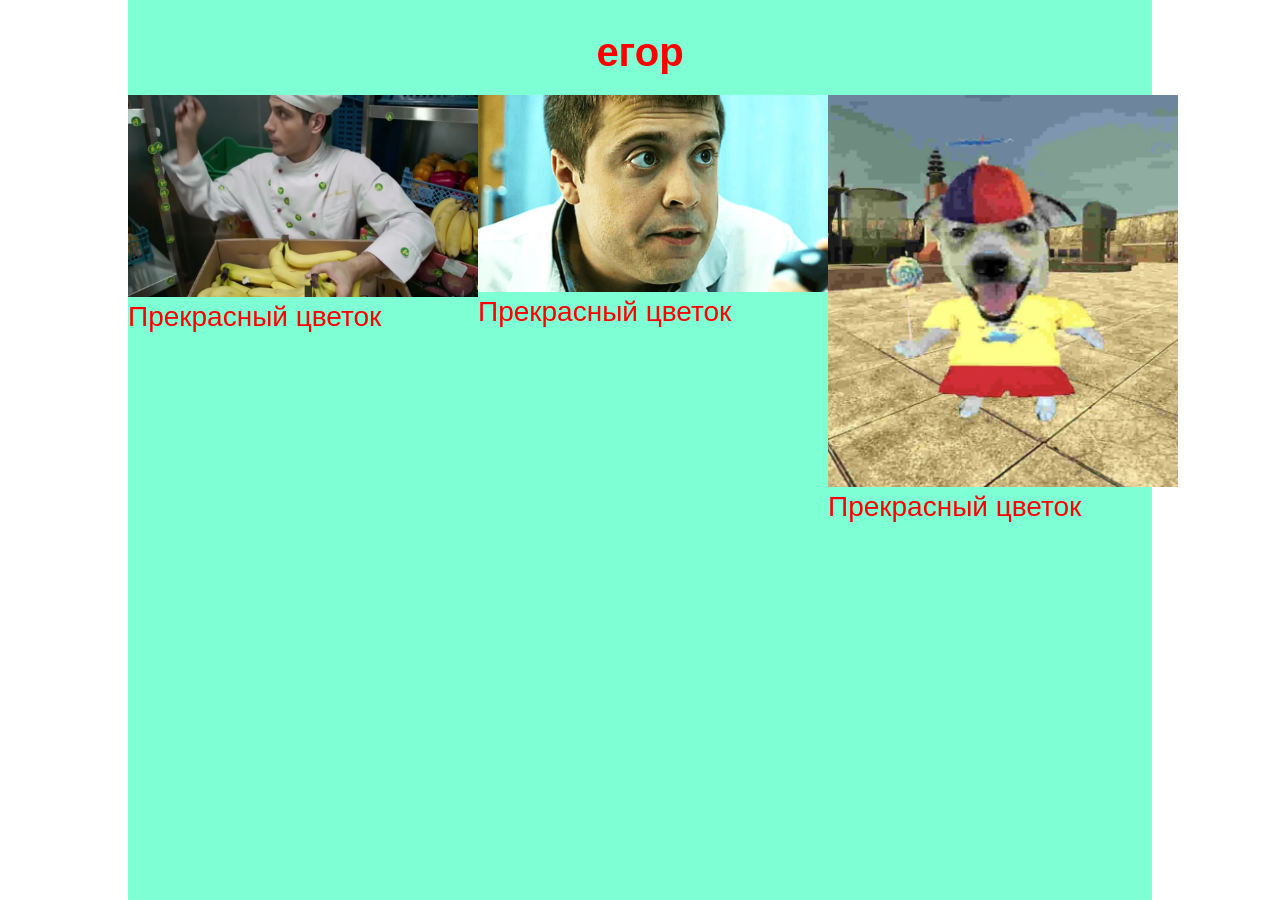
<file: galereya/index.html>
<!DOCTYPE html>
<html lang="en">
<head>
    <meta charset="UTF-8">
    
    <link rel="stylesheet" href="css/style.css">
    <meta name="viewport" content="width=device-width, initial-scale=1.0">
    <title>Document</title>
</head>
<body>
    <div class="container">
        <h1 class="caption">егор</h1>
        <div class="gallery">
            <div class="gallery__item">
                <img src="img/280327-kuhnya-4052087260.png"/>
                <p class="gallery__item__txt">Прекрасный цветок</p>
            </div>
            <div class="gallery__item">
                <img src="img/619324894581-1711609033.jpg"/>
                <p class="gallery__item__txt">Прекрасный цветок</p>
            </div>
            <div class="gallery__item">
                <img src="img/cf8-3291423190.png"/>
                <p class="gallery__item__txt">Прекрасный цветок</p>
            </div>
        </div>
    </div>
</body>
</html>
</file>
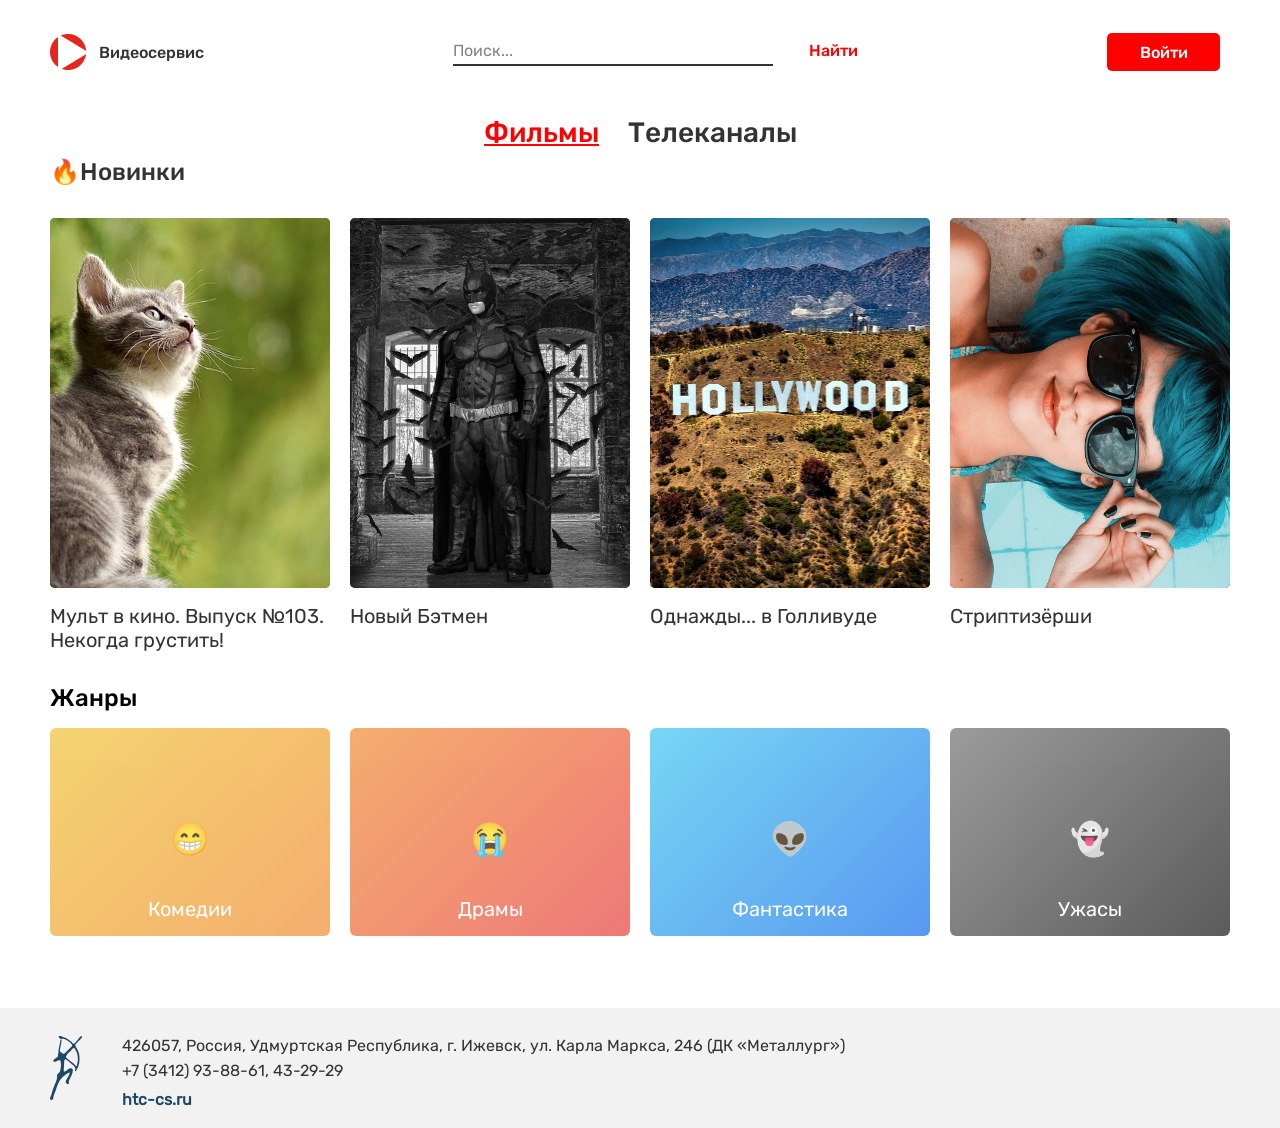
<file: lr5/index.html>
<!DOCTYPE html>
<html lang="en">
<head>
    <meta charset="UTF-8">
    <meta name="viewport" content="width=device-width, initial-scale=1.0">
    <title>Document</title>
    <link rel="stylesheet" href="css/style.css">
    <link rel="stylesheet" href="css/modal.css">
</head>
<body>
<div class="container">
    <header class="header">
    <div class="header__logo">
        <img src="img/sign.png" alt="logo">
        <p class="header__logo-name">Видеосервис</p>
    </div>
    <form class="header__search">
        <input class="header__search-txt" placeholder="Поиск..." type="text">
        <input type="button" class="search-button" value="Найти">
    </form>
    <nav class="header__login">
        <input type="button" class="login-button" popovertarget="modal" value="Войти">
    </nav>
</header>
    <main>
        <div class="type-choose">
            <a href="index.html" class="type-choose__ref type-choose__current">Фильмы</a>
            <a href="channels.html" class="type-choose__ref">Телеканалы</a>
        </div>
            <p class="news__title">🔥Новинки</p>
        <div class="news">
        <div>
            <img src="img/cat.svg" alt="cat picture" class="news__img">
            <p class="news__desc">Lorem ipsum dolor sit amet consectetur adipisicing elit.</p>
            <p class="news__txt">Мульт в кино. Выпуск №103. Некогда грустить!</p>
        </div>
        <div>
            <img src="img/batman.svg" alt="batman picture" class="news__img">
            <p class="news__desc">Lorem ipsum dolor sit amet consectetur adipisicing elit.</p>
            <p class="news__txt">Новый Бэтмен</p>
        </div>
        <div>
            <img src="img/hollywood.svg" alt="hollywood-picture" class="news__img">
            <p class="news__desc">Lorem ipsum dolor sit amet consectetur adipisicing elit.</p>
            <p class="news__txt">Однажды... в Голливуде</p>
        </div>
        <div>
            <img src="img/strp.svg" alt="girl-picture" class="news__img">
            <p class="news__desc">Lorem ipsum dolor sit amet consectetur adipisicing elit.</p>
            <p class="news__txt">Стриптизёрши</p>
        </div>    
        </div>
        <p class="genres__title">Жанры</p>
    <ul class="genres__list">
    <li class="genre genre--comedy">
      <div class="genre__emoji">😁</div>
      <div class="genre__name">Комедии</div>
    </li>
    <li class="genre genre--drama">
      <div class="genre__emoji">😭</div>
      <div class="genre__name">Драмы</div>
    </li>
    <li class="genre genre--fantasy">
      <div class="genre__emoji">👽</div>
      <div class="genre__name">Фантастика</div>
    </li>
    <li class="genre genre--horror">
      <div class="genre__emoji">👻</div>
      <div class="genre__name">Ужасы</div>
    </li>
  </ul>
    </main>
</div>
    <footer class="footer">
    <div class="container footer__inner">
        <img src="img/Footer-logo.svg" alt="logo" class="footer__logo">
        <div class="footer__info">
            <p>426057, Россия, Удмуртская Республика, г. Ижевск, ул. Карла Маркса, 246 (ДК «Металлург»)</p>
            <p style="margin-top: 6px;">+7 (3412) 93-88-61, 43-29-29</p>
            <p class="footer__txt-web" style="font-weight: bold;">htc-cs.ru</p>
        </div>
    </div>
</footer>

<div class="modal" id="modal" popover>
    <h1 class="modal__title">Вход</h1>
    <form class="modal__form">
        <input class="modal__txt-input" placeholder="Логин" type="text">
        <input class="modal__txt-input" placeholder="Пароль" type="password">
        <div class="modal__remember">
            <input type="checkbox" id="check1" class="modal__check">
            <label for="check1" class="modal__label">
                <span class="checkmark">&#10004;</span>
                Запомнить
            </label>
        </div>
        <input type="button" class="login-button modal__submit" value="Войти">
    </form>
</div>
</body>
</html>
</file>
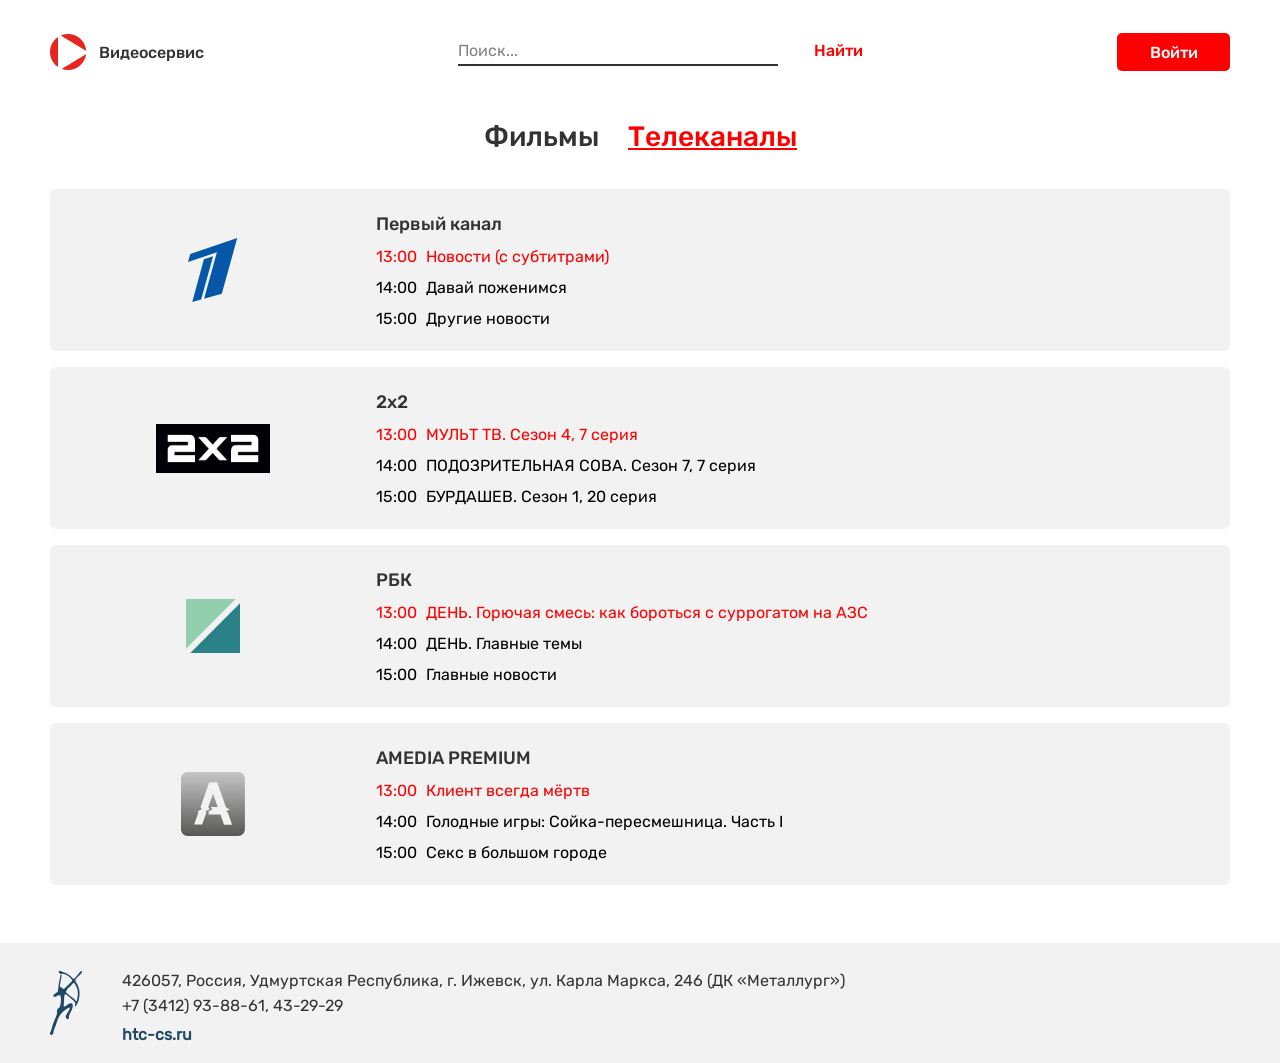
<file: lr5/channels.html>
<!DOCTYPE html>
<html lang="en">
<head>
    <meta charset="UTF-8">
    <link rel="stylesheet" href="css/channels.css">
    <link rel="stylesheet" href="css/modal.css">
    <meta name="viewport" content="width=device-width, initial-scale=1.0">
    <title>Document</title>
</head>
<body>
  <div class="container">
    <header class="header">
    <div class="header__logo">
        <img src="img/sign.png" alt="logo">
        <p class="header__logo-name">Видеосервис</p>
    </div>
    <form class="header__search">
        <input class="header__search-txt" placeholder="Поиск..." type="text">
        <input type="button" class="search-button" value="Найти">
    </form>
    <nav class="header__login">
        <input type="button" class="login-button" popovertarget="modal" value="Войти">
    </nav>
  </header>
    <div>
        <div class="type-choose">
            <a href="index.html" class="type-choose__ref">Фильмы</a>
            <a href="channels.html" class="type-choose__ref type-choose__current">Телеканалы</a>
        </div>
    </div>

        <ul class="channels">

      <li class="channel">
        <div class="channel__logo">
            <img src="img/frst-logo.svg" alt="">
        </div>
        <div class="channel__info">
          <h1 class="channel__title">Первый канал</h1>
          <ul class="program">
            <li><time>13:00</time><span>Новости (с субтитрами)</span></li>
            <li><time>14:00</time><span>Давай поженимся</span></li>
            <li><time>15:00</time><span>Другие новости</span></li>
          </ul>
        </div>
      </li>

      <li class="channel">
        <div class="channel__logo">
            <img src="img/2x2.svg" alt="">
        </div>
        <div class="channel__info">
          <h2 class="channel__title">2x2</h2>
          <ul class="program">
            <li><time>13:00</time><span>МУЛЬТ ТВ. Сезон 4, 7 серия</span></li>
            <li><time>14:00</time><span>ПОДОЗРИТЕЛЬНАЯ СОВА. Сезон 7, 7 серия</span></li>
            <li><time>15:00</time><span>БУРДАШЕВ. Сезон 1, 20 серия</span></li>
          </ul>
        </div>
      </li>

      <li class="channel">
        <div class="channel__logo">
            <img src="img/rbc.svg" alt="">
        </div>
        <div class="channel__info">
          <h2 class="channel__title">РБК</h2>
          <ul class="program">
            <li><time>13:00</time><span>ДЕНЬ. Горючая смесь: как бороться с суррогатом на АЗС</span></li>
            <li><time>14:00</time><span>ДЕНЬ. Главные темы</span></li>
            <li><time>15:00</time><span>Главные новости</span></li>
          </ul>
        </div>
      </li>

      <li class="channel">
        <div class="channel__logo">
            <img src="img/amedia.svg" alt="">
        </div>
        <div class="channel__info">
          <h2 class="channel__title">AMEDIA PREMIUM</h2>
          <ul class="program">
            <li><time>13:00</time><span>Клиент всегда мёртв</span></li>
            <li><time>14:00</time><span>Голодные игры: Сойка-пересмешница. Часть I</span></li>
            <li><time>15:00</time><span>Секс в большом городе</span></li>
          </ul>
        </div>
      </li>

    </ul>

</div>
  <footer class="footer">
    <div class="container footer__inner">
        <img src="img/Footer-logo.svg" alt="logo" class="footer__logo">
        <div class="footer__info">
            <p>426057, Россия, Удмуртская Республика, г. Ижевск, ул. Карла Маркса, 246 (ДК «Металлург»)</p>
            <p style="margin-top: 6px;">+7 (3412) 93-88-61, 43-29-29</p>
            <p class="footer__txt-web" style="font-weight: bold;">htc-cs.ru</p>
        </div>
    </div>
</footer>

<div class="modal" id="modal" popover>
    <h2 class="modal__title">Вход</h2>
    <form class="modal__form">
        <input class="modal__txt-input" placeholder="Логин" type="text">
        <input class="modal__txt-input" placeholder="Пароль" type="password">
        <div class="modal__remember">
            <input type="checkbox" id="check1" class="modal__check">
            <label for="check1" class="modal__label">
                <span class="checkmark">&#10004;</span>
                Запомнить
            </label>
        </div>
        <input type="button" class="login-button modal__submit" value="Войти">
    </form>
</div>
</body>
</html>
</file>
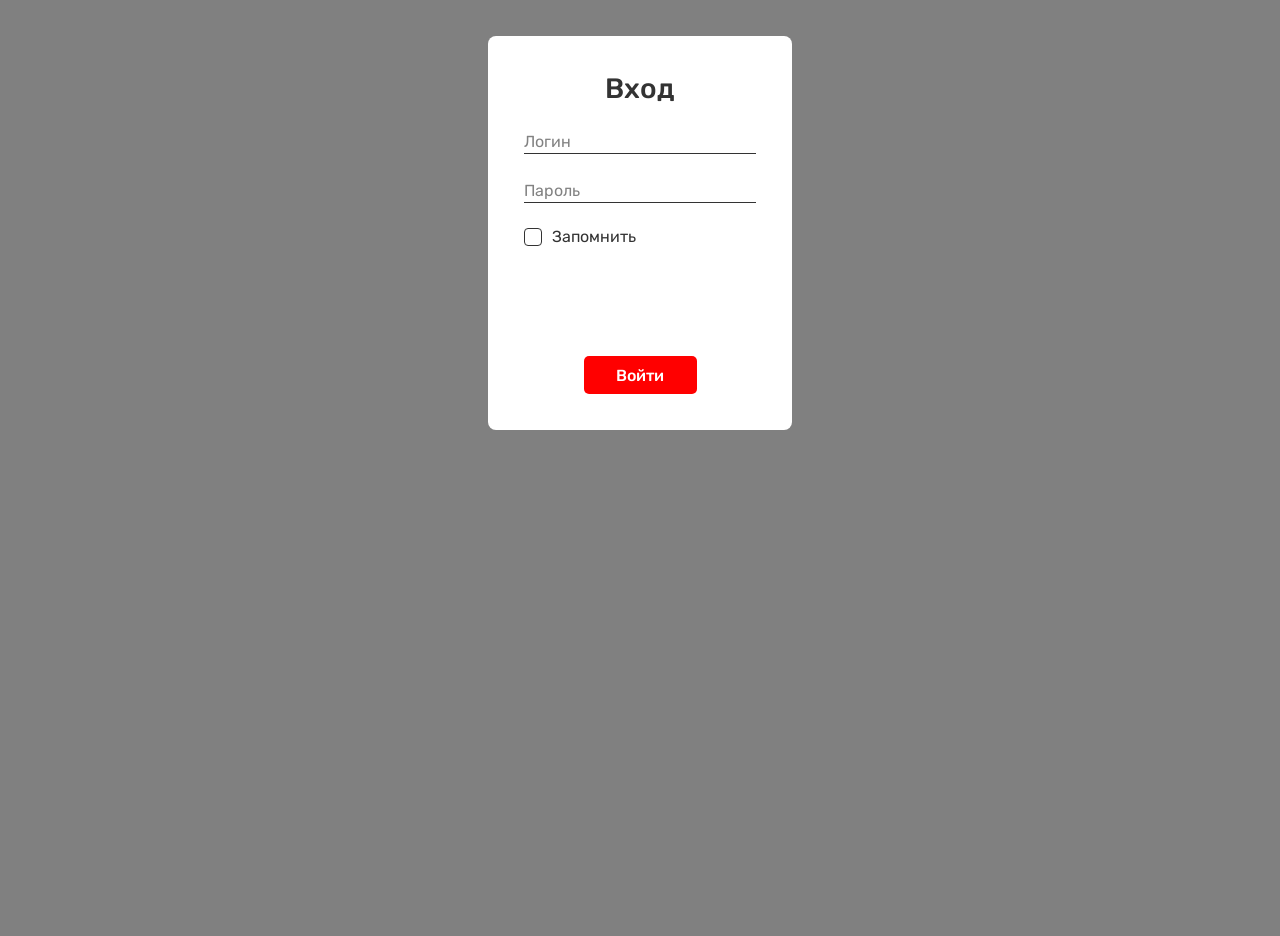
<file: lr5/modal.html>
<!DOCTYPE html>
<html lang="en">
<head>
    <meta charset="UTF-8">
    <meta name="viewport" content="width=device-width, initial-scale=1.0">
    <title>Document</title>
    <link rel="stylesheet" href="css/style.css">
    <link rel="stylesheet" href="css/modal.css">
</head>
<body class="modal-page">
    <main>
        <div class="modal">
            <h1 class="modal__title">Вход</h1>
            <form class="modal__form">
                <input class="modal__txt-input" placeholder="Логин" type="text">
                <input class="modal__txt-input" placeholder="Пароль" type="password">
                <div class="modal__remember">
                    <input type="checkbox" id="check1" class="modal__check">
                    <label for="check1" class="modal__label">
                        <span class="checkmark">&#10004;</span>
                        Запомнить
                    </label>
                </div>
                <input type="button" class="login-button modal__submit" value="Войти">
            </form>
        </div>
    </main>
</body>
</html>
</file>
<file: galereya/css/style.css>
*{
    margin: 0;
    padding: 0;
}

.container{
    width: 80%;
    height: 100vh;
    background-color: aquamarine;
    margin: 0 auto;
}

.caption{
    color: red;
    font-size: 40px;
    font-family: sans-serif;
    text-align: center;
    padding-top: 30px;
}

.gallery__item img{
    width: 350px;
}

.gallery__item__txt{
    color: red;
    font-family: sans-serif;
    font-size: 28px;
}

.gallery{
    display: flex;
    justify-content: space-around;
    margin-top: 20px;
}

@media screen and (max-width: 390px){
    .container{
        background-color: blue;
    }
    
    .gallery{
        align-items: center;
        flex-direction: column;
    }

    .gallery__item{
        margin-top: 20px;
    }
}
</file>
<file: lr5/css/style.css>
*{
    margin: 0;
    padding: 0;
}

@font-face {
    font-family: Rubik-R;
    src: url(../fonts/Rubik-Regular.ttf);
}

@font-face {
    font-family: Rubik-M;
    src: url(../fonts/Rubik-Medium.ttf);
}

.container{
    width: 1180px;
    background-color: white;
    margin: 0 auto;
    margin-bottom: 72px;
}

.search-button{
    color: red;
    border: none;
    background: none;
    margin-left: 32px;
    font-size: 16px;
    font-family: Rubik-M;
    cursor: pointer;
}

.login-button:hover{
    background: #CC221B;
}

.login-button{
    color: white;
    background: red;
    border: none;
    border-radius: 5px;
    font-size: 16px;
    font-family: Rubik-M; 
    width: 113px;
    height: 38px;
    cursor: pointer;
    margin-right: 10px;
    transition: background-color 0.2s ease;
    
}

.type-choose{
    margin: 44px 0 0 434px;
    height: 42px;
}

.type-choose__ref{
    font-family: Rubik-M;
    font-size: 28px;
    cursor: pointer;
    text-decoration: none;
    color: #333333;
    margin-right: 25px;
}

.type-choose__current{
    color: red;
    text-decoration: underline;
}

.type-choose__ref:hover{
    color: red;
    text-decoration: underline;
}

.header{
    display: flex;
    height: 40px;
    background-color: white;
    margin-top: 32px;
    display: flex;
    justify-content: space-between;
    align-items: center;
}

.header__logo{
    display: flex;
    align-items: center;
}

.header__logo-name{
    font-family: Rubik-M;
    font-size: 16px;
    color: #333333;
    margin-left: 11.88px;
}

.header__search-txt{
    width: 320px;
    height: 25px;
    border: none;
    border-bottom: 2px #333333 solid;
}

.header__search-txt:focus{
    outline: none;
}

.header__search-txt::placeholder{
    font-size: 16px;
    color: #828282;
    font-family: Rubik-R;   
}

.news{
    margin-top: 32px;
    display: flex;
}

.news__title{
    font-family: Rubik-M;
    font-size: 24px;
    color: #333333;
    align-items: center;
    margin-bottom: 16px;
}

.news__txt{
    font-family: Rubik-R;
    font-size: 20px;
    color: #333333;
    width: 280px;
    margin-top: 16px;
}

.news > div {
    position: relative;
}

.news__img {
    display: block;
    height: 370px;
    width: 280px;
    border-radius: 5px;
    margin-right: 20px;
    background: #333333;
    object-fit: cover;
    cursor: pointer;
}

.news__desc {
    position: absolute;
    top: 0;
    left: 0;
    width: 280px;
    height: 370px;
    box-sizing: border-box;
    padding: 16px;
    border-radius: 5px;
    background: rgba(0, 0, 0, 0.65);
    color: #fff;
    font-family: Rubik-R;
    font-size: 16px;
    line-height: 1.4;
    overflow: hidden;
    opacity: 0;
    pointer-events: none;
    transition: opacity 0.25s ease;
}

.news__img:hover + .news__desc {
    opacity: 1;
}

.genres {
    max-width: 930px;
}

.genres__title {
    margin: 32px 0 16px 0;
    font-size: 24px;
    font-family: Rubik-M;
}

.genres__list {
    display: grid;
    grid-template-columns: repeat(4, 1fr);
    gap: 20px;
    margin: 0;
    padding: 0;
    list-style: none;
}

.genre {
    display: flex;
    flex-direction: column;
    align-items: center;
    justify-content: center;
    gap: 18px;
    height: 208px;
    width: 280px;
    border-radius: 6px;
    color: #fff;
    font-size: 20px;
    font-family: Rubik-R;
    cursor: pointer;
    opacity: 0.8;
    transition: opacity 0.2s ease;
}

.genre:hover{
    opacity: 1;
}

.genre--comedy  { 
    background: linear-gradient(135deg, #f2c94c, #f2994a);
}

.genre--drama   { 
    background: linear-gradient(135deg, #F2994A, #EB5757); 
}
.genre--fantasy { 
    background: linear-gradient(135deg, #56CCF2, #2F80ED);
}
.genre--horror  { 
    background: linear-gradient(135deg, #828282, #333333);
}

.genre__emoji {
    font-size: 32px;
    padding-top: 80px;
    line-height: 1;
}

.genre__name {
    line-height: 1.2;
    margin-top: 24px;
}

.footer{
    background-color: #F2F2F2;
    width: 100%;
    font-family: Rubik-R;
    font-size: 16px;
    color: #333333;
    height: 120px;
}

.footer__inner{
    display: flex;
    align-items: flex-start;
    gap: 40px;
    padding-top: 28px;
    margin-bottom: 0;
    background: none;
}

.footer__txt-web{
    margin-top: 10px;
    color: #1F4766;
}

.footer__logo{
    display: block;
    flex-shrink: 0;
    width: 31.99px;
    height: 64px;
}

@media (max-width: 600px) {

    .container {
        width: 100%;
        box-sizing: border-box;
        padding: 0 16px;
        margin-bottom: 40px;
    }

    
    .header {
        height: auto;
        margin-top: 16px;
        flex-wrap: wrap;
        row-gap: 12px;
    }

    .header__login {
        order: 2;
    }

    .header__search {
        order: 3;
        width: 100%;
        display: flex;
        align-items: center;
    }

    .header__search-txt {
        flex: 1;
        width: auto;
        min-width: 0;
        font-size: 16px;
        border-radius: 0;
    }

    .search-button {
        margin-left: 16px;
    }

    .login-button {
        margin-right: 0;
    }

    .type-choose {
        display: flex;
        justify-content: center;
        gap: 24px;
        height: auto;
        margin: 24px 0 0 0;
    }

    .type-choose__ref {
        font-size: 24px;
        margin-right: 0;
    }

    .news__title {
        margin-top: 24px;
        font-size: 22px;
    }

    .news {
        margin-top: 16px;
        gap: 12px;
        display: flex;
        flex-direction: column;
        align-items: center;
        /* overflow-x: auto;
        scroll-snap-type: x mandatory; */
    }

    .news > div {
        flex: none;
    }

    .news__img {
        margin-right: 0;
    }

    .news__txt {
        font-size: 18px;
    }

    .genres__title {
        margin-top: 24px;
        font-size: 22px;
    }

    .genres__list {
        /* grid-template-columns: repeat(2, 1fr); */
        display: flex;
        flex-direction: column;
        gap: 12px;
    }

    .genre {
        width: 100%;
        height: 140px;
        gap: 8px;
        font-size: 18px;
    }

    .genre__emoji {
        padding-top: 0;
        font-size: 28px;
    }

    .genre__name {
        margin-top: 0;
    }

    .footer {
        height: auto;
        min-height: 120px;
        font-size: 14px;
    }

    .footer__inner {
        padding: 28px 16px 24px;
        margin-bottom: 0;
        gap: 16px;
    }
}
</file>
<file: lr5/css/modal.css>
.modal {
    box-sizing: border-box;
    width: calc(100% - 32px);
    max-width: 304px;
    height: 394px;
    margin: auto;
    padding: 36px;
    border: none;
    border-radius: 8px;
    background-color: #ffffff;
}

.modal:popover-open,
.modal:not([popover]) {
    display: flex;
    flex-direction: column;
}

.modal::backdrop {
    background: rgba(0, 0, 0, 0.5);
}

.modal__title {
    font-family: Rubik-M;
    font-size: 28px;
    font-weight: normal;
    text-align: center;
    color: #333333;
}

.modal__form {
    display: flex;
    flex: 1;
    flex-direction: column;
}

.modal__txt-input {
    box-sizing: border-box;
    width: 100%;
    height: 25px;
    margin-top: 24px;
    background: none;
    border: none;
    border-bottom: 1px #333333 solid;
    border-radius: 0;
    font-family: Rubik-R;
    font-size: 16px;
}

.modal__txt-input::placeholder {
    font-family: Rubik-R;
    font-size: 16px;
    color: #828282;
}

.modal__txt-input:focus {
    outline: none;
}

.modal__remember {
    margin-top: 24px;
}

.modal__check {
    position: absolute;
    opacity: 0;
    width: 0;
    height: 0;
}

.modal__label {
    display: flex;
    align-items: center;
    gap: 10px;
    font-family: Rubik-R;
    font-size: 16px;
    color: #333333;
    cursor: pointer;
}

.checkmark {
    display: flex;
    align-items: center;
    justify-content: center;
    box-sizing: border-box;
    width: 18px;
    height: 18px;
    background-color: #ffffff;
    border: 1px solid #333333;
    border-radius: 4px;
    color: #ffffff;
    font-size: 12px;
    line-height: 1;
}

.modal__check:checked + .modal__label .checkmark {
    color: #e5261e;
}

.modal .modal__submit {
    margin: auto auto 0;
}

.modal-page {
    min-height: 100vh;
    background: #808080;
}

.modal-page .modal {
    margin: 36px auto;
}
</file>
<file: lr5/css/channels.css>
*{
    margin: 0;
    padding: 0;
}

body{
    min-height: 100vh;
    display: flex;
    flex-direction: column;
}

@font-face {
    font-family: Rubik-R;
    src: url(../fonts/Rubik-Regular.ttf);
}

@font-face {
    font-family: Rubik-M;
    src: url(../fonts/Rubik-Medium.ttf);
}

.container{
    width: 1180px;
    background-color: white;
    margin: 0 auto;

}

.search-button{
    color: red;
    border: none;
    background: none;
    margin-left: 32px;
    font-size: 16px;
    font-family: Rubik-M;
    cursor: pointer;
}

.login-button:hover{
    background: #CC221B;
}

.login-button{
    color: white;
    background: red;
    border: none;
    border-radius: 5px;
    font-size: 16px;
    font-family: Rubik-M; 
    width: 113px;
    height: 38px;
    cursor: pointer;
    transition: background-color 0.2s ease;
}

.type-choose{
    margin-top: 48px;
    margin-left: 434px;
    margin-bottom: 27px;
    height: 42px;
}

.type-choose__ref{
    font-family: Rubik-M;
    font-size: 28px;
    cursor: pointer;
    text-decoration: none;
    color: #333333;
    margin-right: 25px;
}

.type-choose__current{
    color: red;
    text-decoration: underline;   
}

.type-choose__ref:hover{
    color: red;
    text-decoration: underline;
}

.current{
    color: red;
}

.channels {
    list-style: none;
    display: flex;
    flex-direction: column;
    gap: 16px;
    margin-bottom: 58px;
    overflow-y: auto;
    scrollbar-width: thin;
    scrollbar-color: #bbb transparent;
}

.channel {
    display: grid;
    grid-template-columns: 326px 1fr;
    align-items: center;
    border-radius: 6px;
    background-color: #f2f2f2;
    height: 162px;
    width: 1180px;
}

.channel__logo {
    display: flex;
    align-items: center;
    justify-content: center;
}

.channel__title {
    font-family: Rubik-M;
    font-size: 20px;
    color: #333333; 
    margin-bottom: 12px;
    font-size: 18px;
    font-weight: 400;
}


.program {
    font-family: Rubik-R;
    list-style: none;
    display: grid;
    row-gap: 12px;
}

.program li {
    display: grid;
    grid-template-columns: 50px 1fr;   
}

.program li:first-child { color: red; }   


.header{
    display: flex;
    height: 40px;
    background-color: white;
    margin-top: 32px;
    display: flex;
    justify-content: space-between;
    align-items: center;
}

.header__logo{
    display: flex;
    align-items: center;
}

.header__logo-name{
    font-family: Rubik-M;
    font-size: 16px;
    color: #333333;
    margin-left: 11.88px;
}

.header__search-txt{
    width: 320px;
    height: 25px;
    border: none;
    border-bottom: 2px #333333 solid;
}

.header__search-txt:focus{
    outline: none;
}

.header__search-txt::placeholder{
    font-size: 16px;
    color: #828282;
    font-family: Rubik-R;   
}

.footer{
    margin-top: auto;
    background-color: #F2F2F2;
    width: 100%;
    font-family: Rubik-R;
    font-size: 16px;
    color: #333333;
    height: 120px;
}

.footer__inner{
    display: flex;
    align-items: flex-start;
    gap: 40px;
    padding-top: 28px;
    margin-bottom: 0;
    background: none;
}

.footer__txt-web{
    margin-top: 10px;
    color: #1F4766;
}

.footer__logo{
    display: block;
    flex-shrink: 0;
    width: 31.99px;
    height: 64px;
}

@media (max-width: 600px) {

    .container {
        width: 100%;
        box-sizing: border-box;
        padding: 0 16px;
        margin-bottom: 40px;
    }

    
    .header {
        height: auto;
        margin-top: 16px;
        flex-wrap: wrap;
        gap: 12px;
    }

    .header__login {
        order: 2;
    }

    .header__search {
        order: 3;
        width: 100%;
        display: flex;
        align-items: center;
    }

    .header__search-txt {
        flex: 1;
        width: auto;
        min-width: 0;
        font-size: 16px;
        border-radius: 0;
    }

    .search-button {
        margin-left: 16px;
    }

    .login-button {
        margin-right: 0;
    }

    .type-choose {
        display: flex;
        justify-content: center;
        gap: 24px;
        height: auto;
        margin: 24px 0 0 0;
    }

    .type-choose__ref {
        font-size: 24px;
        margin-right: 0;
    }

    .channels{
        margin-top: 24px;
    }

    .channel{
        display: flex;
        flex-direction: column;
        width: 100%;
        height: fit-content;
    }

    .channel__logo{
        margin-top: 10px;
    }

    .channel__info{
        display: flex;
        align-items: center;
        flex-direction: column;
    }

    .program{
        margin-left: 10px;
        margin-bottom: 10px;
    }

    .footer {
        height: auto;
        min-height: 120px;
        font-size: 14px;
    }

    .footer__inner {
        padding: 28px 16px 24px;
        margin-bottom: 0;
        gap: 16px;
    }
}
</file>
